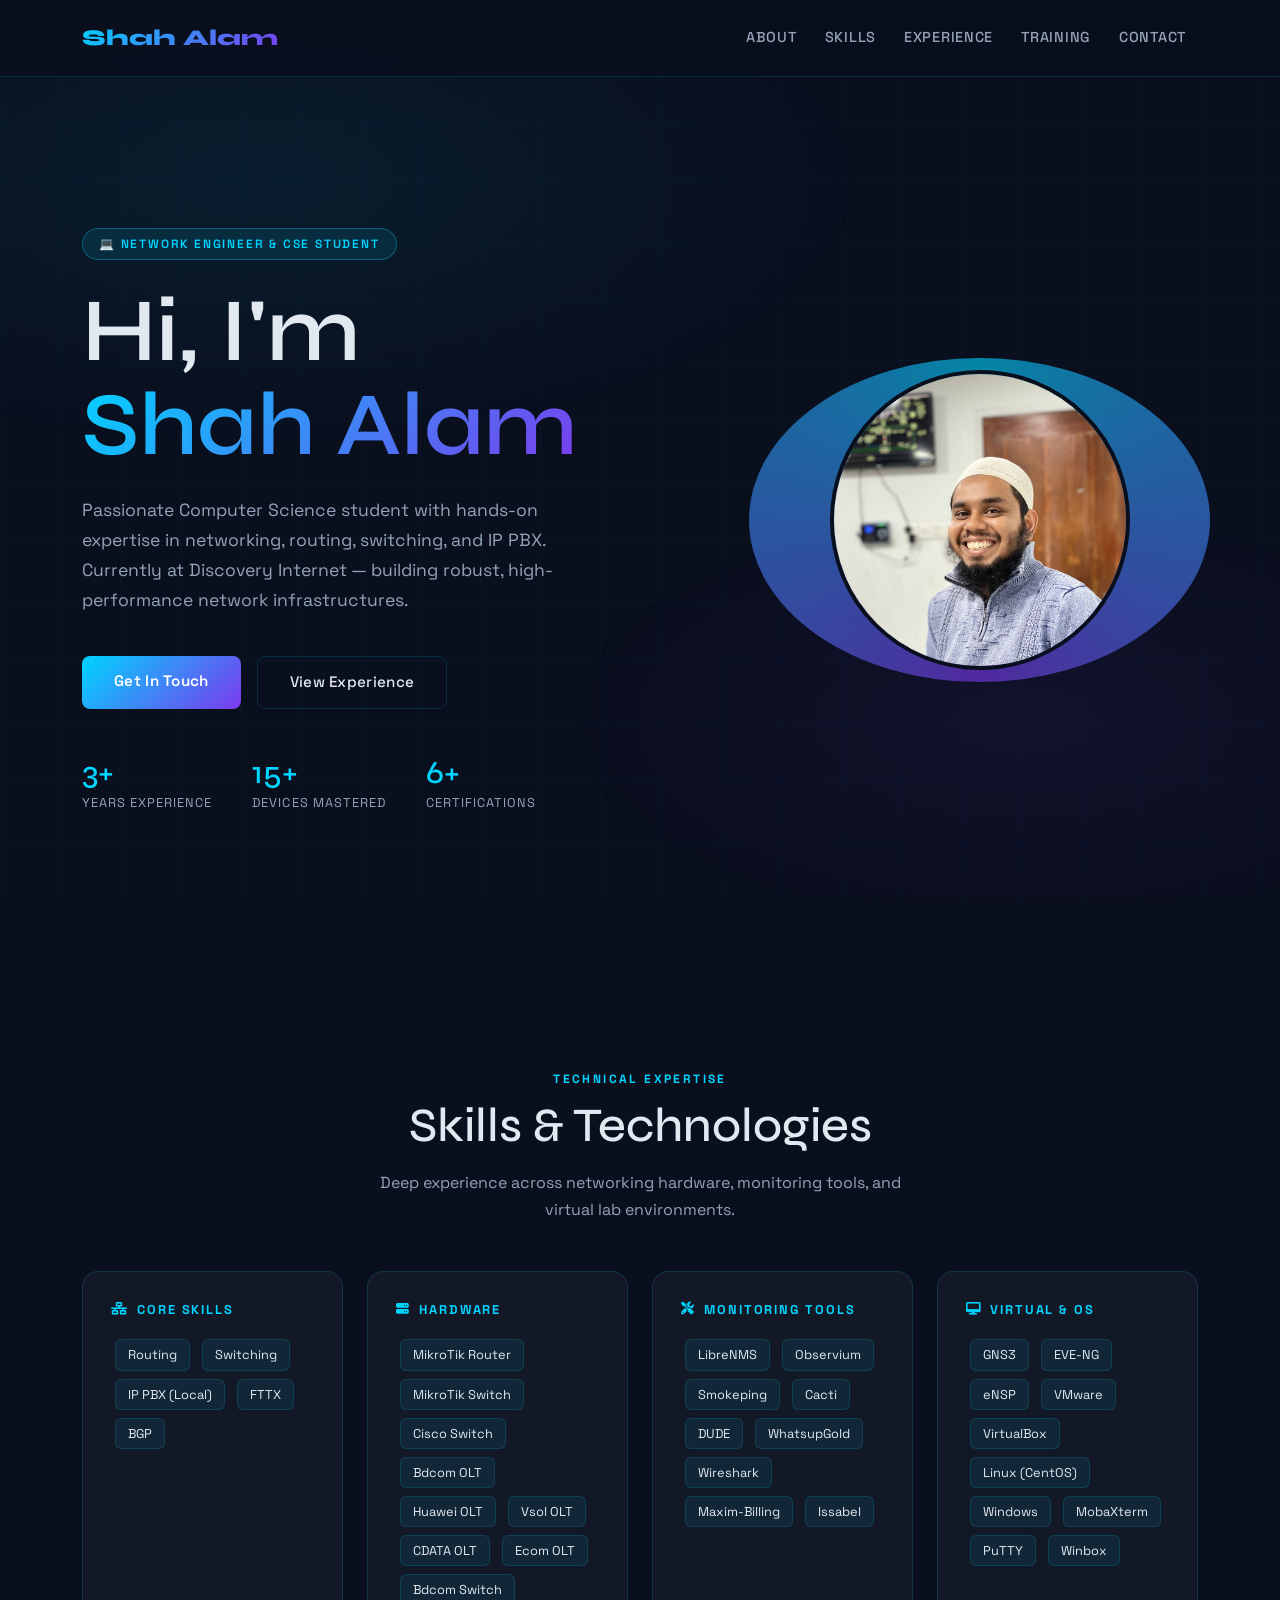
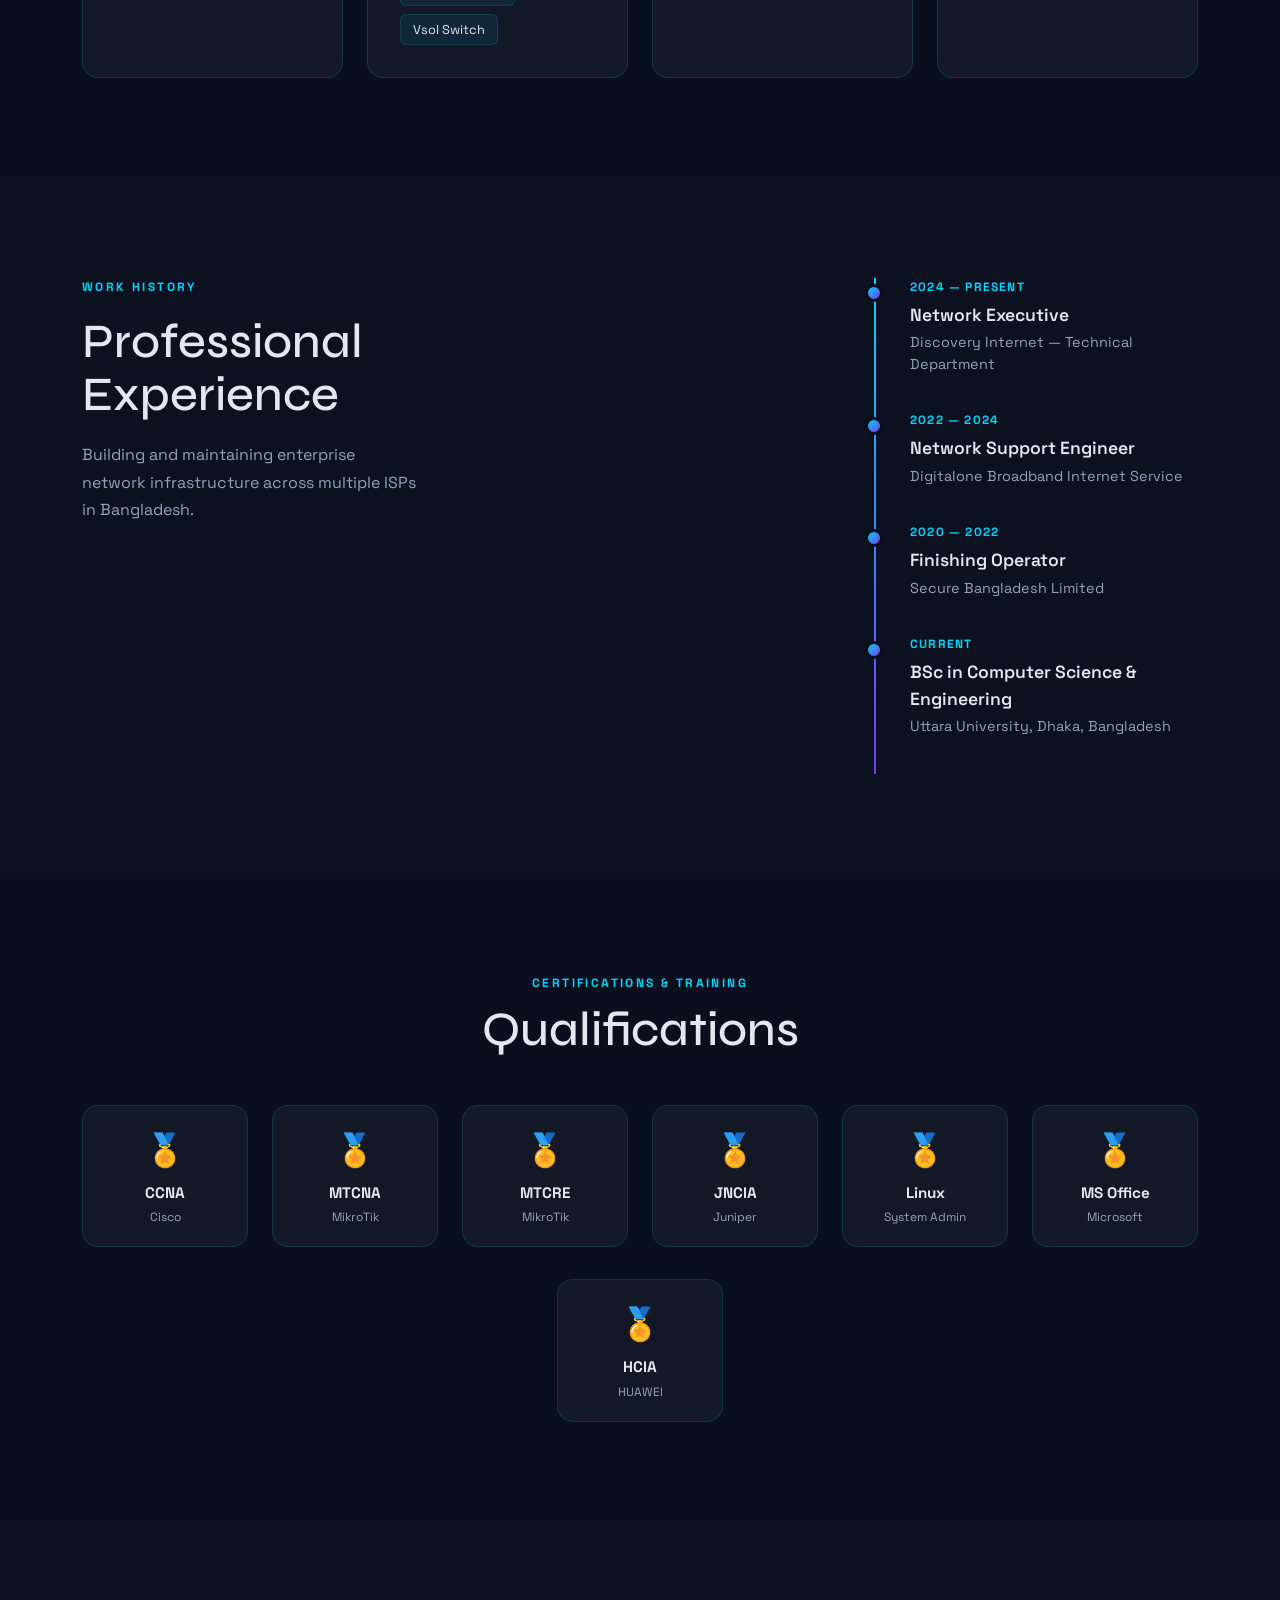
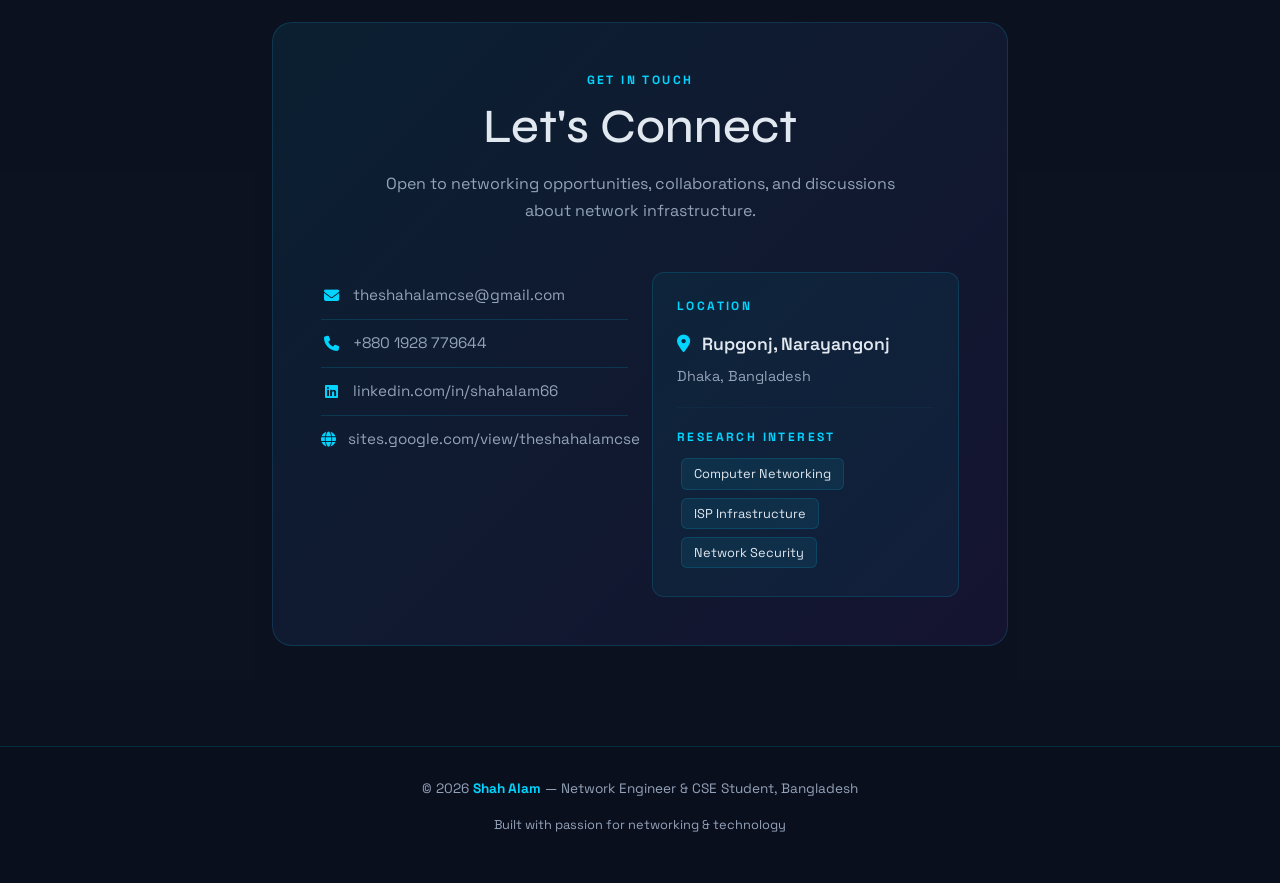
<file: index.html>
<!DOCTYPE html>
<html lang="en">
<head>
<meta charset="UTF-8"/>
<meta name="viewport" content="width=device-width, initial-scale=1.0"/>
<title>Shah Alam — Network Engineer</title>
<link href="https://cdn.jsdelivr.net/npm/bootstrap@5.3.0/dist/css/bootstrap.min.css" rel="stylesheet"/>
<!-- Custom Stylesheet -->
<link href="style.css" rel="stylesheet"/>
<link href="https://fonts.googleapis.com/css2?family=Space+Grotesk:wght@300;400;500;600;700&family=Syne:wght@400;700;800&display=swap" rel="stylesheet"/>
<link href="https://cdnjs.cloudflare.com/ajax/libs/font-awesome/6.4.0/css/all.min.css" rel="stylesheet"/>
<style>
  
</style>
</head>
<body>

<div class="bg-grid"></div>
<div class="bg-glow"></div>

<!-- NAVBAR -->
<nav class="navbar navbar-expand-lg">
  <div class="container">
    <a class="nav-brand navbar-brand" href="#">Shah Alam</a>
    <button class="navbar-toggler" type="button" data-bs-toggle="collapse" data-bs-target="#navMenu">
      <span class="navbar-toggler-icon"></span>
    </button>
    <div class="collapse navbar-collapse justify-content-end" id="navMenu">
      <ul class="navbar-nav gap-1">
        <li class="nav-item"><a class="nav-link" href="#about">About</a></li>
        <li class="nav-item"><a class="nav-link" href="#skills">Skills</a></li>
        <li class="nav-item"><a class="nav-link" href="#experience">Experience</a></li>
        <li class="nav-item"><a class="nav-link" href="#training">Training</a></li>
        <li class="nav-item"><a class="nav-link" href="#contact">Contact</a></li>
      </ul>
    </div>
  </div>
</nav>

<!-- HERO -->
<section class="hero" id="about">
  <div class="container">
    <div class="row align-items-center g-5">
      <div class="col-lg-7 order-2 order-lg-1">
        <div class="fade-up">
          <div class="hero-tag">&#x1F4BB; Network Engineer &amp; CSE Student</div>
          <h1 class="hero-title">
            Hi, I'm<br/>
            <span>Shah Alam</span>
          </h1>
          <p class="hero-sub">
            Passionate Computer Science student with hands-on expertise in networking, 
            routing, switching, and IP PBX. Currently at Discovery Internet — 
            building robust, high-performance network infrastructures.
          </p>
          <div class="d-flex flex-wrap gap-3">
            <a href="#contact" class="btn-primary-custom">Get In Touch</a>
            <a href="#experience" class="btn-outline-custom">View Experience</a>
          </div>
          <div class="stats-row">
            <div class="stat-item">
              <div class="stat-num">3+</div>
              <div class="stat-label">Years Experience</div>
            </div>
            <div class="stat-item">
              <div class="stat-num">15+</div>
              <div class="stat-label">Devices Mastered</div>
            </div>
            <div class="stat-item">
              <div class="stat-num">6+</div>
              <div class="stat-label">Certifications</div>
            </div>
          </div>
        </div>
      </div>
      <div class="col-lg-5 order-1 order-lg-2">
        <div class="hero-photo-wrapper fade-up">
          <div class="hero-photo-ring"></div>
          <div class="hero-photo-inner">
            <img src="[data-uri]" alt="Shah Alam" loading="eager"/>
          </div>
        </div>
      </div>
    </div>
  </div>
</section>

<!-- SKILLS -->
<section id="skills">
  <div class="container">
    <div class="text-center mb-5 fade-up">
      <div class="section-tag">Technical Expertise</div>
      <h2 class="section-title">Skills &amp; Technologies</h2>
      <p class="section-desc mx-auto">
        Deep experience across networking hardware, monitoring tools, and virtual lab environments.
      </p>
    </div>

    <div class="row g-4">
      <!-- Core Skills -->
      <div class="col-md-6 col-lg-3 fade-up">
        <div class="skill-category">
          <div class="skill-cat-title">
            <i class="fas fa-network-wired"></i> Core Skills
          </div>
          <div>
            <span class="skill-tag">Routing</span>
            <span class="skill-tag">Switching</span>
            <span class="skill-tag">IP PBX (Local)</span>
            <span class="skill-tag">FTTX</span>
            <span class="skill-tag">BGP</span>
          </div>
        </div>
      </div>

      <!-- Devices -->
      <div class="col-md-6 col-lg-3 fade-up">
        <div class="skill-category">
          <div class="skill-cat-title">
            <i class="fas fa-server"></i> Hardware
          </div>
          <div>
            <span class="skill-tag">MikroTik Router</span>
            <span class="skill-tag">MikroTik Switch</span>
            <span class="skill-tag">Cisco Switch</span>
            <span class="skill-tag">Bdcom OLT</span>
            <span class="skill-tag">Huawei OLT</span>
            <span class="skill-tag">Vsol OLT</span>
            <span class="skill-tag">CDATA OLT</span>
            <span class="skill-tag">Ecom OLT</span>
            <span class="skill-tag">Bdcom Switch</span>
            <span class="skill-tag">Vsol Switch</span>
          </div>
        </div>
      </div>

      <!-- Tools -->
      <div class="col-md-6 col-lg-3 fade-up">
        <div class="skill-category">
          <div class="skill-cat-title">
            <i class="fas fa-tools"></i> Monitoring Tools
          </div>
          <div>
            <span class="skill-tag">LibreNMS</span>
            <span class="skill-tag">Observium</span>
            <span class="skill-tag">Smokeping</span>
            <span class="skill-tag">Cacti</span>
            <span class="skill-tag">DUDE</span>
            <span class="skill-tag">WhatsupGold</span>
            <span class="skill-tag">Wireshark</span>
            <span class="skill-tag">Maxim-Billing</span>
            <span class="skill-tag">Issabel</span>
          </div>
        </div>
      </div>

      <!-- Virtual / OS -->
      <div class="col-md-6 col-lg-3 fade-up">
        <div class="skill-category">
          <div class="skill-cat-title">
            <i class="fas fa-desktop"></i> Virtual &amp; OS
          </div>
          <div>
            <span class="skill-tag">GNS3</span>
            <span class="skill-tag">EVE-NG</span>
            <span class="skill-tag">eNSP</span>
            <span class="skill-tag">VMware</span>
            <span class="skill-tag">VirtualBox</span>
            <span class="skill-tag">Linux (CentOS)</span>
            <span class="skill-tag">Windows</span>
            <span class="skill-tag">MobaXterm</span>
            <span class="skill-tag">PuTTY</span>
            <span class="skill-tag">Winbox</span>
          </div>
        </div>
      </div>
    </div>
  </div>
</section>

<!-- EXPERIENCE -->
<section id="experience" style="background: rgba(255,255,255,0.01);">
  <div class="container align-content-center">
    <div class="row g-5 align-items-start">
      <div class="col-lg-4 fade-up">
        <div class="section-tag">Work History</div>
        <h2 class="section-title">Professional Experience</h2>
        <p class="section-desc">
          Building and maintaining enterprise network infrastructure across multiple ISPs in Bangladesh.
        </p>
      </div>
      <div class="col-lg-4 fade-up">
        
      </div>
      <div class="col-lg-4 fade-up">
        <div class="timeline">
          <div class="timeline-item">
            <div class="timeline-dot"></div>
            <div class="timeline-year">2024 — Present</div>
            <div class="timeline-role">Network Executive</div>
            <div class="timeline-company">Discovery Internet — Technical Department</div>
          </div>
          <div class="timeline-item">
            <div class="timeline-dot"></div>
            <div class="timeline-year">2022 — 2024</div>
            <div class="timeline-role">Network Support Engineer</div>
            <div class="timeline-company">Digitalone Broadband Internet Service</div>
          </div>
          <div class="timeline-item">
            <div class="timeline-dot"></div>
            <div class="timeline-year">2020 — 2022</div>
            <div class="timeline-role">Finishing Operator</div>
            <div class="timeline-company">Secure Bangladesh Limited</div>
          </div>
          <div class="timeline-item">
            <div class="timeline-dot"></div>
            <div class="timeline-year">Current</div>
            <div class="timeline-role">BSc in Computer Science &amp; Engineering</div>
            <div class="timeline-company">Uttara University, Dhaka, Bangladesh</div>
          </div>
        </div>
      </div>
    </div>
  </div>
</section>

<!-- TRAINING -->
<section id="training">
  <div class="container">
    <div class="text-center mb-5 fade-up">
      <div class="section-tag">Certifications &amp; Training</div>
      <h2 class="section-title">Qualifications</h2>
    </div>
    <div class="row g-4 justify-content-center">
      <div class="col-6 col-md-4 col-lg-2 fade-up" style="text-align:center;">
        <div class="glass-card" style="padding:20px 12px;">
          <div style="font-size:2rem; margin-bottom:8px;">🏅</div>
          <div style="font-weight:700; font-size:0.95rem;">CCNA</div>
          <div style="font-size:0.75rem; color:var(--muted); margin-top:4px;">Cisco</div>
        </div>
      </div>
      <div class="col-6 col-md-4 col-lg-2 fade-up" style="text-align:center;">
        <div class="glass-card" style="padding:20px 12px;">
          <div style="font-size:2rem; margin-bottom:8px;">🏅</div>
          <div style="font-weight:700; font-size:0.95rem;">MTCNA</div>
          <div style="font-size:0.75rem; color:var(--muted); margin-top:4px;">MikroTik</div>
        </div>
      </div>
      <div class="col-6 col-md-4 col-lg-2 fade-up" style="text-align:center;">
        <div class="glass-card" style="padding:20px 12px;">
          <div style="font-size:2rem; margin-bottom:8px;">🏅</div>
          <div style="font-weight:700; font-size:0.95rem;">MTCRE</div>
          <div style="font-size:0.75rem; color:var(--muted); margin-top:4px;">MikroTik</div>
        </div>
      </div>
      <div class="col-6 col-md-4 col-lg-2 fade-up" style="text-align:center;">
        <div class="glass-card" style="padding:20px 12px;">
          <div style="font-size:2rem; margin-bottom:8px;">🏅</div>
          <div style="font-weight:700; font-size:0.95rem;">JNCIA</div>
          <div style="font-size:0.75rem; color:var(--muted); margin-top:4px;">Juniper</div>
        </div>
      </div>
      <div class="col-6 col-md-4 col-lg-2 fade-up" style="text-align:center;">
        <div class="glass-card" style="padding:20px 12px;">
          <div style="font-size:2rem; margin-bottom:8px;">🏅</div>
          <div style="font-weight:700; font-size:0.95rem;">Linux</div>
          <div style="font-size:0.75rem; color:var(--muted); margin-top:4px;">System Admin</div>
        </div>
      </div>
      <div class="col-6 col-md-4 col-lg-2 fade-up" style="text-align:center;">
        <div class="glass-card" style="padding:20px 12px;">
          <div style="font-size:2rem; margin-bottom:8px;">🏅</div>
          <div style="font-weight:700; font-size:0.95rem;">MS Office</div>
          <div style="font-size:0.75rem; color:var(--muted); margin-top:4px;">Microsoft</div>
        </div>
      </div>
    </div>
    <div class="row g-4 justify-content-center mt-2">
      <div class="col-6 col-md-4 col-lg-2 fade-up" style="text-align:center;">
        <div class="glass-card" style="padding:20px 12px;">
          <div style="font-size:2rem; margin-bottom:8px;">🏅</div>
          <div style="font-weight:700; font-size:0.95rem;">HCIA</div>
          <div style="font-size:0.75rem; color:var(--muted); margin-top:4px;">HUAWEI</div>
        </div>
      </div>
      <!-- Duplicate certifications for visual balance 
      <div class="col-6 col-md-4 col-lg-2 fade-up" style="text-align:center;">
        <div class="glass-card" style="padding:20px 12px;">
          <div style="font-size:2rem; margin-bottom:8px;">🏅</div>
          <div style="font-weight:700; font-size:0.95rem;">MTCNA</div>
          <div style="font-size:0.75rem; color:var(--muted); margin-top:4px;">MikroTik</div>
        </div>
      </div>
      <div class="col-6 col-md-4 col-lg-2 fade-up" style="text-align:center;">
        <div class="glass-card" style="padding:20px 12px;">
          <div style="font-size:2rem; margin-bottom:8px;">🏅</div>
          <div style="font-weight:700; font-size:0.95rem;">MTCRE</div>
          <div style="font-size:0.75rem; color:var(--muted); margin-top:4px;">MikroTik</div>
        </div>
      </div>
      <div class="col-6 col-md-4 col-lg-2 fade-up" style="text-align:center;">
        <div class="glass-card" style="padding:20px 12px;">
          <div style="font-size:2rem; margin-bottom:8px;">🏅</div>
          <div style="font-weight:700; font-size:0.95rem;">JNCIA</div>
          <div style="font-size:0.75rem; color:var(--muted); margin-top:4px;">Juniper</div>
        </div>
      </div>
      <div class="col-6 col-md-4 col-lg-2 fade-up" style="text-align:center;">
        <div class="glass-card" style="padding:20px 12px;">
          <div style="font-size:2rem; margin-bottom:8px;">🏅</div>
          <div style="font-weight:700; font-size:0.95rem;">Linux</div>
          <div style="font-size:0.75rem; color:var(--muted); margin-top:4px;">System Admin</div>
        </div>
      </div>
      <div class="col-6 col-md-4 col-lg-2 fade-up" style="text-align:center;">
        <div class="glass-card" style="padding:20px 12px;">
          <div style="font-size:2rem; margin-bottom:8px;">🏅</div>
          <div style="font-weight:700; font-size:0.95rem;">MS Office</div>
          <div style="font-size:0.75rem; color:var(--muted); margin-top:4px;">Microsoft</div>
        </div>
      </div>
      -->
    </div>
  </div>
</section>

<!-- CONTACT -->
<section id="contact" style="background: rgba(255,255,255,0.01);">
  <div class="container">
    <div class="row justify-content-center">
      <div class="col-lg-8 fade-up">
        <div class="contact-card">
          <div class="text-center mb-5">
            <div class="section-tag">Get In Touch</div>
            <h2 class="section-title">Let's Connect</h2>
            <p class="section-desc mx-auto">
              Open to networking opportunities, collaborations, and discussions about network infrastructure.
            </p>
          </div>
          <div class="row g-4">
            <div class="col-md-6">
              <a href="mailto:theshahalamcse@gmail.com" class="contact-link">
                <i class="fas fa-envelope"></i>
                theshahalamcse@gmail.com
              </a>
              <a href="tel:+8801928779644" class="contact-link">
                <i class="fas fa-phone"></i>
                +880 1928 779644
              </a>
              <a href="https://linkedin.com/in/shahalam66" target="_blank" class="contact-link">
                <i class="fab fa-linkedin"></i>
                linkedin.com/in/shahalam66
              </a>
              <a href="https://sites.google.com/view/theshahalamcse" target="_blank" class="contact-link">
                <i class="fas fa-globe"></i>
                sites.google.com/view/theshahalamcse
              </a>
            </div>
            <div class="col-md-6">
              <div style="background:rgba(0,212,255,0.05); border:1px solid var(--border); border-radius:12px; padding:24px;">
                <div class="section-tag mb-3">Location</div>
                <div style="font-size:1.1rem; font-weight:600; margin-bottom:8px;">
                  <i class="fas fa-map-marker-alt" style="color:var(--accent); margin-right:8px;"></i>
                  Rupgonj, Narayangonj
                </div>
                <div style="color:var(--muted); font-size:0.9rem;">Dhaka, Bangladesh</div>
                <hr style="border-color:var(--border); margin:20px 0;">
                <div class="section-tag mb-2">Research Interest</div>
                <div style="font-size:0.9rem;">
                  <span class="skill-tag">Computer Networking</span>
                  <span class="skill-tag">ISP Infrastructure</span>
                  <span class="skill-tag">Network Security</span>
                </div>
              </div>
            </div>
          </div>
        </div>
      </div>
    </div>
  </div>
</section>

<!-- FOOTER -->
<footer>
  <div class="container">
    <p>© 2026 <strong style="color:var(--accent)">Shah Alam</strong> — Network Engineer &amp; CSE Student, Bangladesh</p>
    <p style="margin-top:8px; font-size:0.8rem;">Built with passion for networking &amp; technology</p>
  </div>
</footer>

<script src="https://cdn.jsdelivr.net/npm/bootstrap@5.3.0/dist/js/bootstrap.bundle.min.js"></script>
<script>
  // Intersection observer for fade-up animations
  const observer = new IntersectionObserver((entries) => {
    entries.forEach(e => {
      if (e.isIntersecting) {
        e.target.classList.add('visible');
      }
    });
  }, { threshold: 0.1 });

  document.querySelectorAll('.fade-up').forEach(el => observer.observe(el));

  // Smooth active nav
  const sections = document.querySelectorAll('section[id]');
  const navLinks = document.querySelectorAll('.nav-link');

  window.addEventListener('scroll', () => {
    let current = '';
    sections.forEach(sec => {
      const top = sec.offsetTop - 100;
      if (window.scrollY >= top) current = sec.getAttribute('id');
    });
    navLinks.forEach(link => {
      link.style.color = link.getAttribute('href') === '#' + current
        ? 'var(--accent)'
        : '';
    });
  });
</script>
</body>
</html>
</file>
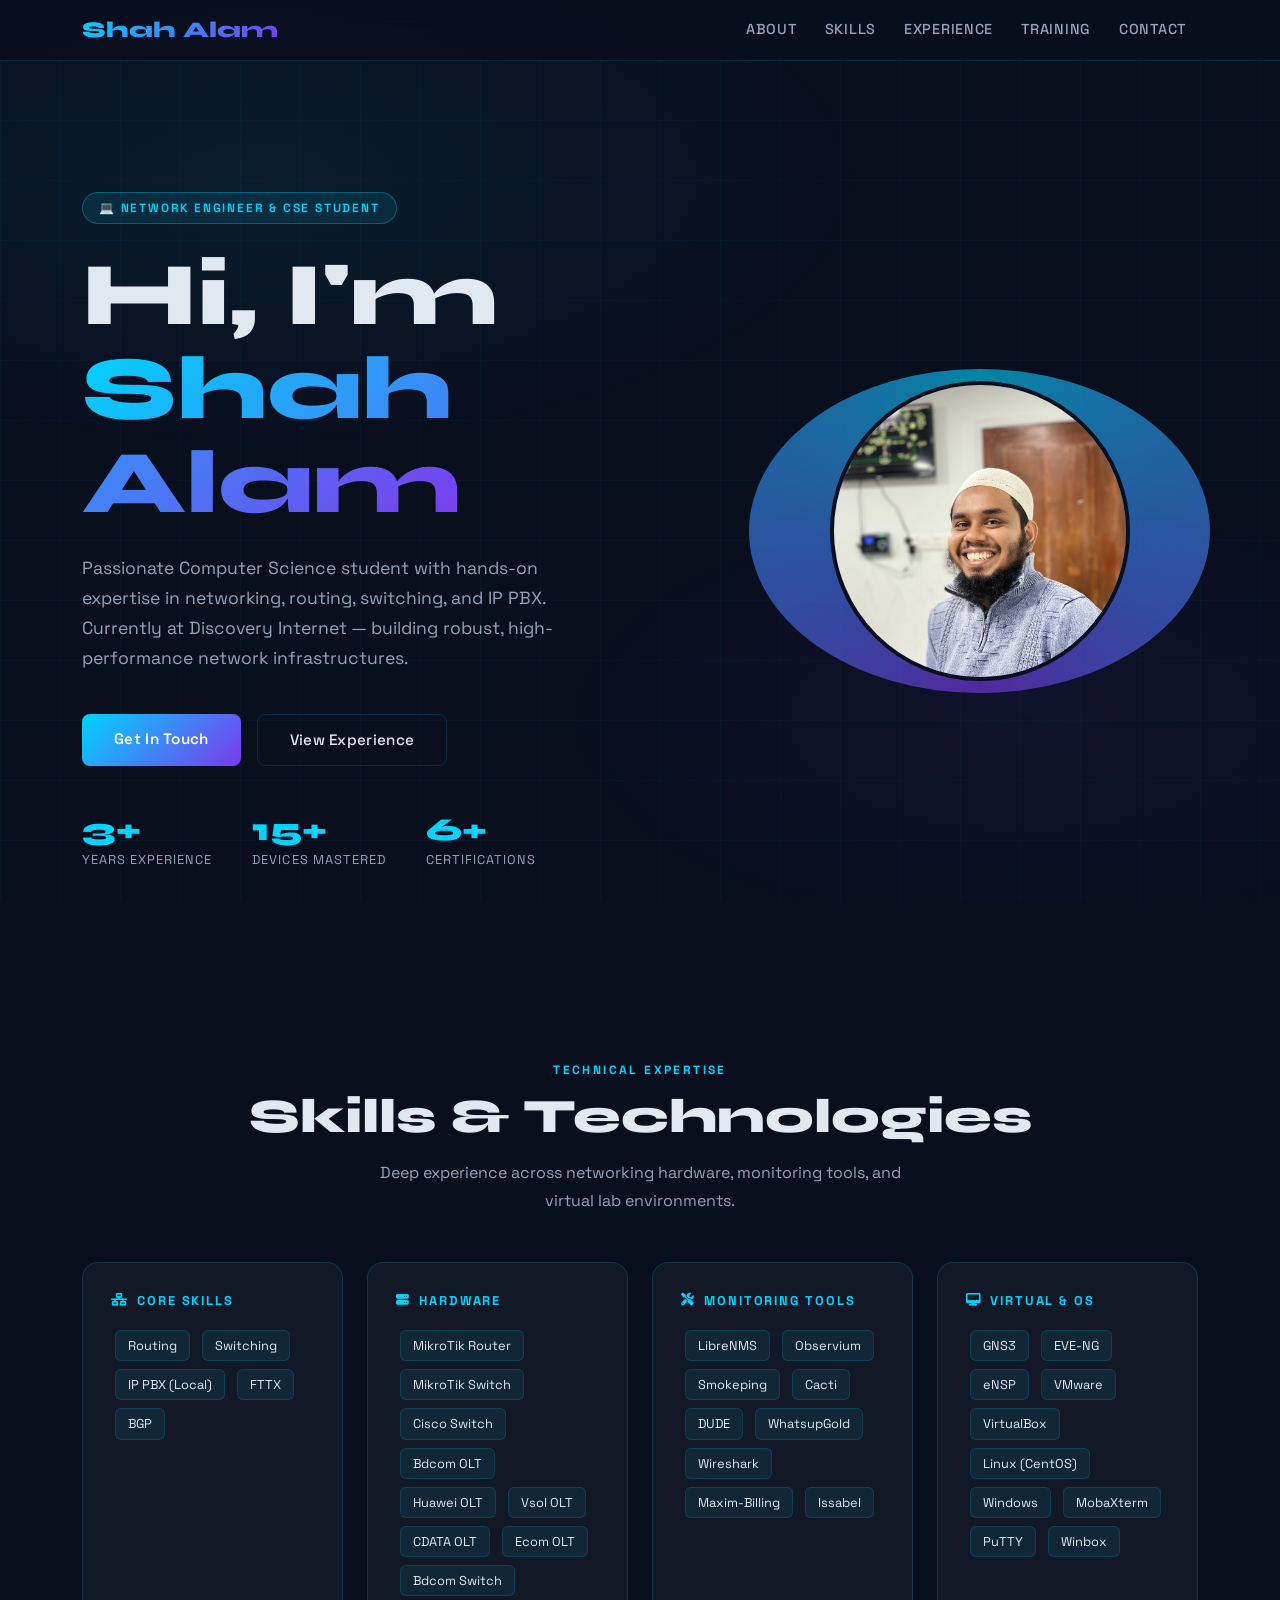
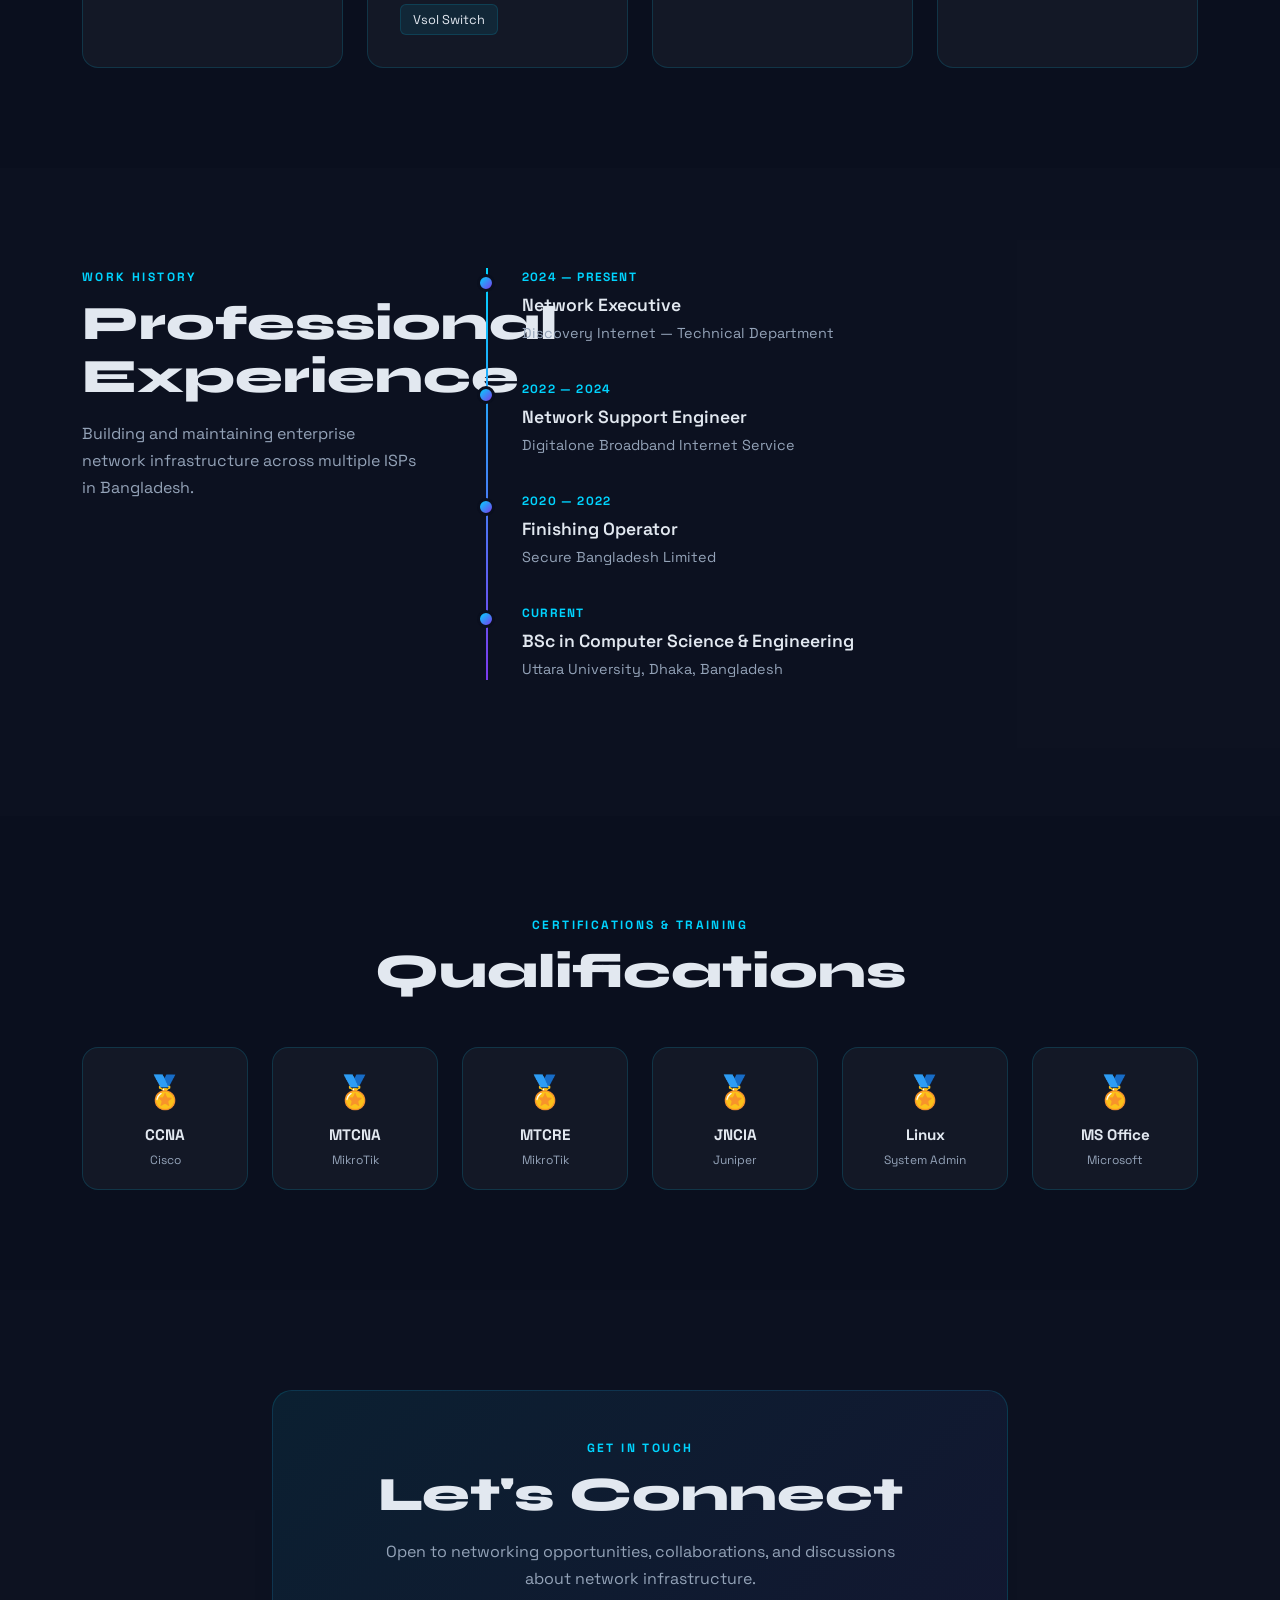
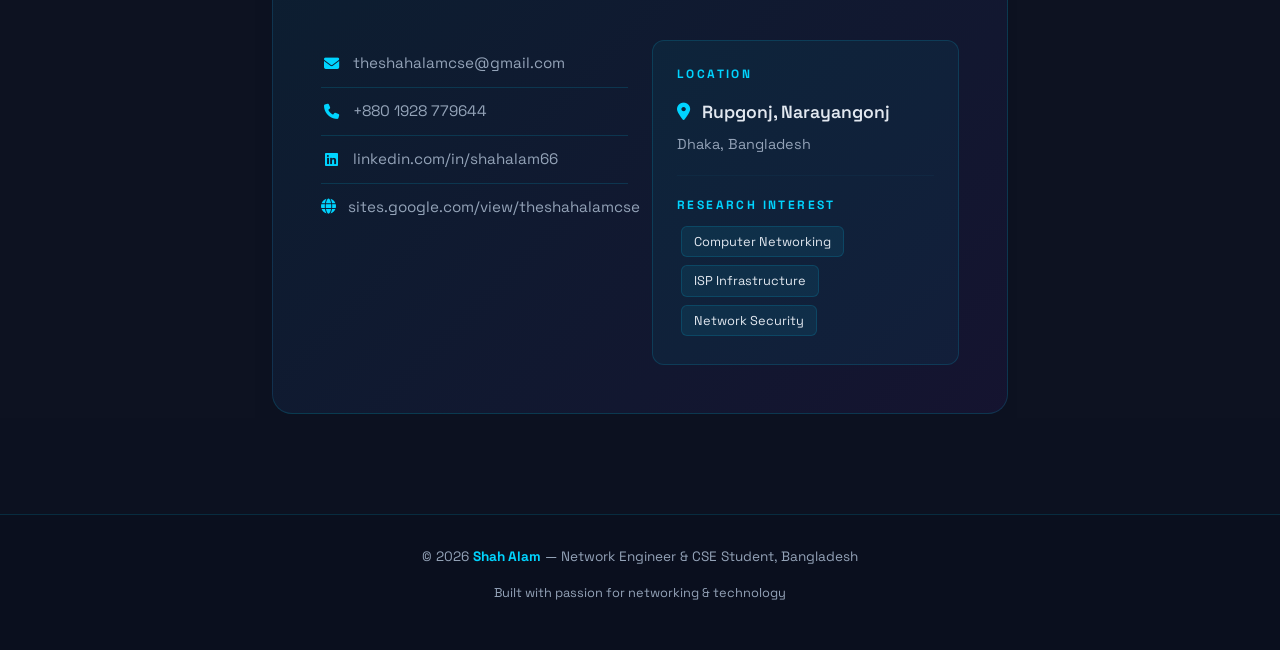
<file: portfolio.html>
<!DOCTYPE html>
<html lang="en">
<head>
<meta charset="UTF-8"/>
<meta name="viewport" content="width=device-width, initial-scale=1.0"/>
<title>Shah Alam — Network Engineer</title>
<link href="https://cdn.jsdelivr.net/npm/bootstrap@5.3.0/dist/css/bootstrap.min.css" rel="stylesheet"/>
<link href="https://fonts.googleapis.com/css2?family=Space+Grotesk:wght@300;400;500;600;700&family=Syne:wght@400;700;800&display=swap" rel="stylesheet"/>
<link href="https://cdnjs.cloudflare.com/ajax/libs/font-awesome/6.4.0/css/all.min.css" rel="stylesheet"/>
<style>
  :root {
    --primary: #0a0f1e;
    --accent: #00d4ff;
    --accent2: #7c3aed;
    --text: #e2e8f0;
    --muted: #94a3b8;
    --card-bg: rgba(255,255,255,0.04);
    --border: rgba(0,212,255,0.15);
  }

  * { margin: 0; padding: 0; box-sizing: border-box; }

  html { scroll-behavior: smooth; }

  body {
    background: var(--primary);
    color: var(--text);
    font-family: 'Space Grotesk', sans-serif;
    overflow-x: hidden;
  }

  /* ANIMATED BACKGROUND */
  .bg-grid {
    position: fixed; inset: 0; z-index: 0;
    background-image:
      linear-gradient(rgba(0,212,255,0.03) 1px, transparent 1px),
      linear-gradient(90deg, rgba(0,212,255,0.03) 1px, transparent 1px);
    background-size: 60px 60px;
    pointer-events: none;
  }

  .bg-glow {
    position: fixed; inset: 0; z-index: 0;
    background: radial-gradient(ellipse 80% 50% at 20% 20%, rgba(0,212,255,0.07) 0%, transparent 60%),
                radial-gradient(ellipse 60% 40% at 80% 80%, rgba(124,58,237,0.07) 0%, transparent 60%);
    pointer-events: none;
  }

  /* NAV */
  nav {
    position: fixed; top: 0; width: 100%; z-index: 100;
    background: rgba(10,15,30,0.85);
    backdrop-filter: blur(20px);
    border-bottom: 1px solid var(--border);
    padding: 16px 0;
  }

  .nav-brand {
    font-family: 'Syne', sans-serif;
    font-weight: 800;
    font-size: 1.4rem;
    background: linear-gradient(135deg, var(--accent), var(--accent2));
    -webkit-background-clip: text;
    -webkit-text-fill-color: transparent;
    text-decoration: none;
  }

  .nav-link {
    color: var(--muted) !important;
    font-size: 0.9rem;
    font-weight: 500;
    letter-spacing: 0.05em;
    text-transform: uppercase;
    transition: color 0.3s;
    padding: 6px 12px !important;
  }

  .nav-link:hover { color: var(--accent) !important; }

  /* HERO */
  .hero {
    min-height: 100vh;
    display: flex; align-items: center;
    padding: 120px 0 80px;
    position: relative; z-index: 1;
  }

  .hero-tag {
    display: inline-block;
    background: rgba(0,212,255,0.1);
    border: 1px solid rgba(0,212,255,0.3);
    color: var(--accent);
    font-size: 0.75rem;
    font-weight: 600;
    letter-spacing: 0.15em;
    text-transform: uppercase;
    padding: 6px 16px;
    border-radius: 100px;
    margin-bottom: 24px;
  }

  .hero-title {
    font-family: 'Syne', sans-serif;
    font-size: clamp(3rem, 7vw, 6rem);
    font-weight: 800;
    line-height: 1.05;
    margin-bottom: 24px;
  }

  .hero-title span {
    background: linear-gradient(135deg, var(--accent) 0%, var(--accent2) 100%);
    -webkit-background-clip: text;
    -webkit-text-fill-color: transparent;
  }

  .hero-sub {
    font-size: 1.1rem;
    color: var(--muted);
    max-width: 480px;
    line-height: 1.7;
    margin-bottom: 40px;
  }

  .btn-primary-custom {
    background: linear-gradient(135deg, var(--accent), var(--accent2));
    border: none;
    color: white;
    font-weight: 600;
    padding: 14px 32px;
    border-radius: 8px;
    font-size: 0.95rem;
    text-decoration: none;
    display: inline-block;
    transition: opacity 0.3s, transform 0.3s;
    letter-spacing: 0.02em;
  }

  .btn-primary-custom:hover { opacity: 0.85; transform: translateY(-2px); color: white; }

  .btn-outline-custom {
    background: transparent;
    border: 1px solid var(--border);
    color: var(--text);
    font-weight: 500;
    padding: 14px 32px;
    border-radius: 8px;
    font-size: 0.95rem;
    text-decoration: none;
    display: inline-block;
    transition: border-color 0.3s, color 0.3s;
    letter-spacing: 0.02em;
  }

  .btn-outline-custom:hover { border-color: var(--accent); color: var(--accent); }

  /* PHOTO */
  .hero-photo-wrapper {
    position: relative;
    display: flex; justify-content: center;
  }

  .hero-photo-ring {
    position: absolute;
    inset: -12px;
    border-radius: 50%;
    background: conic-gradient(from 0deg, var(--accent), var(--accent2), var(--accent));
    animation: spin 8s linear infinite;
    opacity: 0.6;
  }

  @keyframes spin { to { transform: rotate(360deg); } }

  .hero-photo-inner {
    position: relative;
    width: 300px; height: 300px;
    border-radius: 50%;
    overflow: hidden;
    border: 4px solid var(--primary);
    z-index: 1;
  }

  .hero-photo-inner img {
    width: 100%; height: 100%;
    object-fit: cover;
    object-position: center top;
  }

  /* STATS */
  .stats-row {
    display: flex; gap: 40px;
    margin-top: 48px;
    flex-wrap: wrap;
  }

  .stat-item { text-align: left; }
  .stat-num {
    font-family: 'Syne', sans-serif;
    font-size: 2rem; font-weight: 800;
    color: var(--accent);
    line-height: 1;
  }

  .stat-label { font-size: 0.8rem; color: var(--muted); margin-top: 4px; text-transform: uppercase; letter-spacing: 0.08em; }

  /* SECTIONS */
  section { position: relative; z-index: 1; padding: 100px 0; }

  .section-tag {
    font-size: 0.75rem; font-weight: 700;
    color: var(--accent); text-transform: uppercase;
    letter-spacing: 0.2em; margin-bottom: 12px;
  }

  .section-title {
    font-family: 'Syne', sans-serif;
    font-size: clamp(2rem, 4vw, 3rem);
    font-weight: 800;
    line-height: 1.1;
    margin-bottom: 16px;
  }

  .section-desc {
    color: var(--muted);
    font-size: 1rem;
    max-width: 540px;
    line-height: 1.7;
  }

  /* CARDS */
  .glass-card {
    background: var(--card-bg);
    border: 1px solid var(--border);
    border-radius: 16px;
    padding: 28px;
    transition: border-color 0.3s, transform 0.3s;
  }

  .glass-card:hover {
    border-color: rgba(0,212,255,0.4);
    transform: translateY(-4px);
  }

  /* SKILLS */
  .skill-category {
    background: var(--card-bg);
    border: 1px solid var(--border);
    border-radius: 16px;
    padding: 28px;
    height: 100%;
    transition: border-color 0.3s;
  }

  .skill-category:hover { border-color: rgba(0,212,255,0.4); }

  .skill-cat-title {
    font-weight: 700;
    font-size: 0.8rem;
    color: var(--accent);
    text-transform: uppercase;
    letter-spacing: 0.15em;
    margin-bottom: 16px;
    display: flex; align-items: center; gap: 8px;
  }

  .skill-tag {
    display: inline-block;
    background: rgba(0,212,255,0.08);
    border: 1px solid rgba(0,212,255,0.15);
    color: var(--text);
    font-size: 0.8rem;
    padding: 5px 12px;
    border-radius: 6px;
    margin: 4px;
    transition: background 0.2s;
  }

  .skill-tag:hover { background: rgba(0,212,255,0.15); }

  /* TIMELINE */
  .timeline { position: relative; }

  .timeline::before {
    content: '';
    position: absolute;
    left: 16px; top: 0; bottom: 0;
    width: 2px;
    background: linear-gradient(to bottom, var(--accent), var(--accent2));
  }

  .timeline-item {
    position: relative;
    padding-left: 52px;
    margin-bottom: 36px;
  }

  .timeline-dot {
    position: absolute;
    left: 7px; top: 6px;
    width: 18px; height: 18px;
    border-radius: 50%;
    background: linear-gradient(135deg, var(--accent), var(--accent2));
    border: 3px solid var(--primary);
    z-index: 1;
  }

  .timeline-year {
    font-size: 0.75rem; font-weight: 700;
    color: var(--accent); letter-spacing: 0.1em;
    text-transform: uppercase; margin-bottom: 6px;
  }

  .timeline-role {
    font-size: 1.1rem; font-weight: 600; margin-bottom: 4px;
  }

  .timeline-company {
    font-size: 0.9rem; color: var(--muted);
  }

  /* CONTACT */
  .contact-card {
    background: linear-gradient(135deg, rgba(0,212,255,0.08), rgba(124,58,237,0.08));
    border: 1px solid var(--border);
    border-radius: 20px;
    padding: 48px;
  }

  .contact-link {
    color: var(--muted); text-decoration: none;
    display: flex; align-items: center; gap: 12px;
    padding: 12px 0;
    border-bottom: 1px solid var(--border);
    transition: color 0.3s;
    font-size: 0.95rem;
  }

  .contact-link:hover { color: var(--accent); }
  .contact-link:last-child { border-bottom: none; }

  .contact-link i { color: var(--accent); width: 20px; text-align: center; }

  /* FOOTER */
  footer {
    position: relative; z-index: 1;
    border-top: 1px solid var(--border);
    padding: 32px 0;
    text-align: center;
    color: var(--muted);
    font-size: 0.85rem;
  }

  /* ANIMATE IN */
  .fade-up {
    opacity: 0;
    transform: translateY(30px);
    transition: opacity 0.7s, transform 0.7s;
  }

  .fade-up.visible {
    opacity: 1;
    transform: translateY(0);
  }

  /* NAVBAR TOGGLER */
  .navbar-toggler { border-color: var(--border) !important; }
  .navbar-toggler-icon { filter: invert(1); }

  /* SCROLLBAR */
  ::-webkit-scrollbar { width: 6px; }
  ::-webkit-scrollbar-track { background: var(--primary); }
  ::-webkit-scrollbar-thumb { background: var(--accent2); border-radius: 3px; }

  @media (max-width: 768px) {
    .hero-photo-inner { width: 220px; height: 220px; }
    .stats-row { gap: 24px; }
    .contact-card { padding: 28px; }
  }
</style>
</head>
<body>

<div class="bg-grid"></div>
<div class="bg-glow"></div>

<!-- NAVBAR -->
<nav class="navbar navbar-expand-lg">
  <div class="container">
    <a class="nav-brand navbar-brand" href="#">Shah Alam</a>
    <button class="navbar-toggler" type="button" data-bs-toggle="collapse" data-bs-target="#navMenu">
      <span class="navbar-toggler-icon"></span>
    </button>
    <div class="collapse navbar-collapse justify-content-end" id="navMenu">
      <ul class="navbar-nav gap-1">
        <li class="nav-item"><a class="nav-link" href="#about">About</a></li>
        <li class="nav-item"><a class="nav-link" href="#skills">Skills</a></li>
        <li class="nav-item"><a class="nav-link" href="#experience">Experience</a></li>
        <li class="nav-item"><a class="nav-link" href="#training">Training</a></li>
        <li class="nav-item"><a class="nav-link" href="#contact">Contact</a></li>
      </ul>
    </div>
  </div>
</nav>

<!-- HERO -->
<section class="hero" id="about">
  <div class="container">
    <div class="row align-items-center g-5">
      <div class="col-lg-7 order-2 order-lg-1">
        <div class="fade-up">
          <div class="hero-tag">&#x1F4BB; Network Engineer &amp; CSE Student</div>
          <h1 class="hero-title">
            Hi, I'm<br/>
            <span>Shah Alam</span>
          </h1>
          <p class="hero-sub">
            Passionate Computer Science student with hands-on expertise in networking, 
            routing, switching, and IP PBX. Currently at Discovery Internet — 
            building robust, high-performance network infrastructures.
          </p>
          <div class="d-flex flex-wrap gap-3">
            <a href="#contact" class="btn-primary-custom">Get In Touch</a>
            <a href="#experience" class="btn-outline-custom">View Experience</a>
          </div>
          <div class="stats-row">
            <div class="stat-item">
              <div class="stat-num">3+</div>
              <div class="stat-label">Years Experience</div>
            </div>
            <div class="stat-item">
              <div class="stat-num">15+</div>
              <div class="stat-label">Devices Mastered</div>
            </div>
            <div class="stat-item">
              <div class="stat-num">6+</div>
              <div class="stat-label">Certifications</div>
            </div>
          </div>
        </div>
      </div>
      <div class="col-lg-5 order-1 order-lg-2">
        <div class="hero-photo-wrapper fade-up">
          <div class="hero-photo-ring"></div>
          <div class="hero-photo-inner">
            <img src="[data-uri]" alt="Shah Alam" loading="eager"/>
          </div>
        </div>
      </div>
    </div>
  </div>
</section>

<!-- SKILLS -->
<section id="skills">
  <div class="container">
    <div class="text-center mb-5 fade-up">
      <div class="section-tag">Technical Expertise</div>
      <h2 class="section-title">Skills &amp; Technologies</h2>
      <p class="section-desc mx-auto">
        Deep experience across networking hardware, monitoring tools, and virtual lab environments.
      </p>
    </div>

    <div class="row g-4">
      <!-- Core Skills -->
      <div class="col-md-6 col-lg-3 fade-up">
        <div class="skill-category">
          <div class="skill-cat-title">
            <i class="fas fa-network-wired"></i> Core Skills
          </div>
          <div>
            <span class="skill-tag">Routing</span>
            <span class="skill-tag">Switching</span>
            <span class="skill-tag">IP PBX (Local)</span>
            <span class="skill-tag">FTTX</span>
            <span class="skill-tag">BGP</span>
          </div>
        </div>
      </div>

      <!-- Devices -->
      <div class="col-md-6 col-lg-3 fade-up">
        <div class="skill-category">
          <div class="skill-cat-title">
            <i class="fas fa-server"></i> Hardware
          </div>
          <div>
            <span class="skill-tag">MikroTik Router</span>
            <span class="skill-tag">MikroTik Switch</span>
            <span class="skill-tag">Cisco Switch</span>
            <span class="skill-tag">Bdcom OLT</span>
            <span class="skill-tag">Huawei OLT</span>
            <span class="skill-tag">Vsol OLT</span>
            <span class="skill-tag">CDATA OLT</span>
            <span class="skill-tag">Ecom OLT</span>
            <span class="skill-tag">Bdcom Switch</span>
            <span class="skill-tag">Vsol Switch</span>
          </div>
        </div>
      </div>

      <!-- Tools -->
      <div class="col-md-6 col-lg-3 fade-up">
        <div class="skill-category">
          <div class="skill-cat-title">
            <i class="fas fa-tools"></i> Monitoring Tools
          </div>
          <div>
            <span class="skill-tag">LibreNMS</span>
            <span class="skill-tag">Observium</span>
            <span class="skill-tag">Smokeping</span>
            <span class="skill-tag">Cacti</span>
            <span class="skill-tag">DUDE</span>
            <span class="skill-tag">WhatsupGold</span>
            <span class="skill-tag">Wireshark</span>
            <span class="skill-tag">Maxim-Billing</span>
            <span class="skill-tag">Issabel</span>
          </div>
        </div>
      </div>

      <!-- Virtual / OS -->
      <div class="col-md-6 col-lg-3 fade-up">
        <div class="skill-category">
          <div class="skill-cat-title">
            <i class="fas fa-desktop"></i> Virtual &amp; OS
          </div>
          <div>
            <span class="skill-tag">GNS3</span>
            <span class="skill-tag">EVE-NG</span>
            <span class="skill-tag">eNSP</span>
            <span class="skill-tag">VMware</span>
            <span class="skill-tag">VirtualBox</span>
            <span class="skill-tag">Linux (CentOS)</span>
            <span class="skill-tag">Windows</span>
            <span class="skill-tag">MobaXterm</span>
            <span class="skill-tag">PuTTY</span>
            <span class="skill-tag">Winbox</span>
          </div>
        </div>
      </div>
    </div>
  </div>
</section>

<!-- EXPERIENCE -->
<section id="experience" style="background: rgba(255,255,255,0.01);">
  <div class="container">
    <div class="row g-5 align-items-start">
      <div class="col-lg-4 fade-up">
        <div class="section-tag">Work History</div>
        <h2 class="section-title">Professional Experience</h2>
        <p class="section-desc">
          Building and maintaining enterprise network infrastructure across multiple ISPs in Bangladesh.
        </p>
      </div>
      <div class="col-lg-8 fade-up">
        <div class="timeline">
          <div class="timeline-item">
            <div class="timeline-dot"></div>
            <div class="timeline-year">2024 — Present</div>
            <div class="timeline-role">Network Executive</div>
            <div class="timeline-company">Discovery Internet — Technical Department</div>
          </div>
          <div class="timeline-item">
            <div class="timeline-dot"></div>
            <div class="timeline-year">2022 — 2024</div>
            <div class="timeline-role">Network Support Engineer</div>
            <div class="timeline-company">Digitalone Broadband Internet Service</div>
          </div>
          <div class="timeline-item">
            <div class="timeline-dot"></div>
            <div class="timeline-year">2020 — 2022</div>
            <div class="timeline-role">Finishing Operator</div>
            <div class="timeline-company">Secure Bangladesh Limited</div>
          </div>
          <div class="timeline-item">
            <div class="timeline-dot"></div>
            <div class="timeline-year">Current</div>
            <div class="timeline-role">BSc in Computer Science &amp; Engineering</div>
            <div class="timeline-company">Uttara University, Dhaka, Bangladesh</div>
          </div>
        </div>
      </div>
    </div>
  </div>
</section>

<!-- TRAINING -->
<section id="training">
  <div class="container">
    <div class="text-center mb-5 fade-up">
      <div class="section-tag">Certifications &amp; Training</div>
      <h2 class="section-title">Qualifications</h2>
    </div>
    <div class="row g-4 justify-content-center">
      <div class="col-6 col-md-4 col-lg-2 fade-up" style="text-align:center;">
        <div class="glass-card" style="padding:20px 12px;">
          <div style="font-size:2rem; margin-bottom:8px;">🏅</div>
          <div style="font-weight:700; font-size:0.95rem;">CCNA</div>
          <div style="font-size:0.75rem; color:var(--muted); margin-top:4px;">Cisco</div>
        </div>
      </div>
      <div class="col-6 col-md-4 col-lg-2 fade-up" style="text-align:center;">
        <div class="glass-card" style="padding:20px 12px;">
          <div style="font-size:2rem; margin-bottom:8px;">🏅</div>
          <div style="font-weight:700; font-size:0.95rem;">MTCNA</div>
          <div style="font-size:0.75rem; color:var(--muted); margin-top:4px;">MikroTik</div>
        </div>
      </div>
      <div class="col-6 col-md-4 col-lg-2 fade-up" style="text-align:center;">
        <div class="glass-card" style="padding:20px 12px;">
          <div style="font-size:2rem; margin-bottom:8px;">🏅</div>
          <div style="font-weight:700; font-size:0.95rem;">MTCRE</div>
          <div style="font-size:0.75rem; color:var(--muted); margin-top:4px;">MikroTik</div>
        </div>
      </div>
      <div class="col-6 col-md-4 col-lg-2 fade-up" style="text-align:center;">
        <div class="glass-card" style="padding:20px 12px;">
          <div style="font-size:2rem; margin-bottom:8px;">🏅</div>
          <div style="font-weight:700; font-size:0.95rem;">JNCIA</div>
          <div style="font-size:0.75rem; color:var(--muted); margin-top:4px;">Juniper</div>
        </div>
      </div>
      <div class="col-6 col-md-4 col-lg-2 fade-up" style="text-align:center;">
        <div class="glass-card" style="padding:20px 12px;">
          <div style="font-size:2rem; margin-bottom:8px;">🏅</div>
          <div style="font-weight:700; font-size:0.95rem;">Linux</div>
          <div style="font-size:0.75rem; color:var(--muted); margin-top:4px;">System Admin</div>
        </div>
      </div>
      <div class="col-6 col-md-4 col-lg-2 fade-up" style="text-align:center;">
        <div class="glass-card" style="padding:20px 12px;">
          <div style="font-size:2rem; margin-bottom:8px;">🏅</div>
          <div style="font-weight:700; font-size:0.95rem;">MS Office</div>
          <div style="font-size:0.75rem; color:var(--muted); margin-top:4px;">Microsoft</div>
        </div>
      </div>
    </div>
  </div>
</section>

<!-- CONTACT -->
<section id="contact" style="background: rgba(255,255,255,0.01);">
  <div class="container">
    <div class="row justify-content-center">
      <div class="col-lg-8 fade-up">
        <div class="contact-card">
          <div class="text-center mb-5">
            <div class="section-tag">Get In Touch</div>
            <h2 class="section-title">Let's Connect</h2>
            <p class="section-desc mx-auto">
              Open to networking opportunities, collaborations, and discussions about network infrastructure.
            </p>
          </div>
          <div class="row g-4">
            <div class="col-md-6">
              <a href="mailto:theshahalamcse@gmail.com" class="contact-link">
                <i class="fas fa-envelope"></i>
                theshahalamcse@gmail.com
              </a>
              <a href="tel:+8801928779644" class="contact-link">
                <i class="fas fa-phone"></i>
                +880 1928 779644
              </a>
              <a href="https://linkedin.com/in/shahalam66" target="_blank" class="contact-link">
                <i class="fab fa-linkedin"></i>
                linkedin.com/in/shahalam66
              </a>
              <a href="https://sites.google.com/view/theshahalamcse" target="_blank" class="contact-link">
                <i class="fas fa-globe"></i>
                sites.google.com/view/theshahalamcse
              </a>
            </div>
            <div class="col-md-6">
              <div style="background:rgba(0,212,255,0.05); border:1px solid var(--border); border-radius:12px; padding:24px;">
                <div class="section-tag mb-3">Location</div>
                <div style="font-size:1.1rem; font-weight:600; margin-bottom:8px;">
                  <i class="fas fa-map-marker-alt" style="color:var(--accent); margin-right:8px;"></i>
                  Rupgonj, Narayangonj
                </div>
                <div style="color:var(--muted); font-size:0.9rem;">Dhaka, Bangladesh</div>
                <hr style="border-color:var(--border); margin:20px 0;">
                <div class="section-tag mb-2">Research Interest</div>
                <div style="font-size:0.9rem;">
                  <span class="skill-tag">Computer Networking</span>
                  <span class="skill-tag">ISP Infrastructure</span>
                  <span class="skill-tag">Network Security</span>
                </div>
              </div>
            </div>
          </div>
        </div>
      </div>
    </div>
  </div>
</section>

<!-- FOOTER -->
<footer>
  <div class="container">
    <p>© 2026 <strong style="color:var(--accent)">Shah Alam</strong> — Network Engineer &amp; CSE Student, Bangladesh</p>
    <p style="margin-top:8px; font-size:0.8rem;">Built with passion for networking &amp; technology</p>
  </div>
</footer>

<script src="https://cdn.jsdelivr.net/npm/bootstrap@5.3.0/dist/js/bootstrap.bundle.min.js"></script>
<script>
  // Intersection observer for fade-up animations
  const observer = new IntersectionObserver((entries) => {
    entries.forEach(e => {
      if (e.isIntersecting) {
        e.target.classList.add('visible');
      }
    });
  }, { threshold: 0.1 });

  document.querySelectorAll('.fade-up').forEach(el => observer.observe(el));

  // Smooth active nav
  const sections = document.querySelectorAll('section[id]');
  const navLinks = document.querySelectorAll('.nav-link');

  window.addEventListener('scroll', () => {
    let current = '';
    sections.forEach(sec => {
      const top = sec.offsetTop - 100;
      if (window.scrollY >= top) current = sec.getAttribute('id');
    });
    navLinks.forEach(link => {
      link.style.color = link.getAttribute('href') === '#' + current
        ? 'var(--accent)'
        : '';
    });
  });
</script>
</body>
</html>
</file>
<file: style.css>
:root {
    --primary: #0a0f1e;
    --accent: #00d4ff;
    --accent2: #7c3aed;
    --text: #e2e8f0;
    --muted: #94a3b8;
    --card-bg: rgba(255,255,255,0.04);
    --border: rgba(0,212,255,0.15);
  }

  * { margin: 0; padding: 0; box-sizing: border-box; }

  html { scroll-behavior: smooth; }

  body {
    background: var(--primary);
    color: var(--text);
    font-family: 'Space Grotesk', sans-serif;
    overflow-x: hidden;
    padding-top: 70px;
  }

  /* ANIMATED BACKGROUND */
  .bg-grid {
    position: fixed; inset: 0; z-index: 0;
    background-image:
      linear-gradient(rgba(0,212,255,0.03) 1px, transparent 1px),
      linear-gradient(90deg, rgba(0,212,255,0.03) 1px, transparent 1px);
    background-size: 60px 60px;
    pointer-events: none;
  }

  .bg-glow {
    position: fixed; inset: 0; z-index: 0;
    background: radial-gradient(ellipse 80% 50% at 20% 20%, rgba(0,212,255,0.07) 0%, transparent 60%),
                radial-gradient(ellipse 60% 40% at 80% 80%, rgba(124,58,237,0.07) 0%, transparent 60%);
    pointer-events: none;
  }

  /* NAV */
  nav {
    position: fixed !important; top: 0 !important; left: 0 !important; right: 0 !important; width: 100% !important; z-index: 1000 !important;
    background: rgba(10,15,30,0.95) !important;
    backdrop-filter: blur(20px);
    border-bottom: 1px solid var(--border);
    padding: 16px 0 !important;
    margin: 0 !important;
  }
 /*  navbar-expand-lg .container {
    max-width: 100%;
  }
  nav .container {
    max-width: 100%;
  }
*/
  .nav-brand {
    font-family: 'Syne', sans-serif;
    font-weight: 800;
    font-size: 1.4rem;
    background: linear-gradient(135deg, var(--accent), var(--accent2));
    -webkit-background-clip: text;
    -webkit-text-fill-color: transparent;
    text-decoration: none;
  }

  .nav-link {
    color: var(--muted) !important;
    font-size: 0.9rem;
    font-weight: 500;
    letter-spacing: 0.05em;
    text-transform: uppercase;
    transition: color 0.3s;
    padding: 6px 12px !important;
  }

  .nav-link:hover { color: var(--accent) !important; }

  /* HERO */
  .hero {
    min-height: 100vh;
    display: flex; align-items: center;
    padding: 80px 0 80px;
    position: relative; z-index: 1;
  }

  .hero-tag {
    display: inline-block;
    background: rgba(0,212,255,0.1);
    border: 1px solid rgba(0,212,255,0.3);
    color: var(--accent);
    font-size: 0.75rem;
    font-weight: 600;
    letter-spacing: 0.15em;
    text-transform: uppercase;
    padding: 6px 16px;
    border-radius: 100px;
    margin-bottom: 24px;
  }

  .hero-title {
    font-family: 'Syne', sans-serif;
    font-size: clamp(3rem, 7vw, 6rem);
    font-weight: 600;
    line-height: 1.05;
    margin-bottom: 24px;
  }

  .hero-title span {
    background: linear-gradient(135deg, var(--accent) 0%, var(--accent2) 100%);
    -webkit-background-clip: text;
    -webkit-text-fill-color: transparent;
  }

  .hero-sub {
    font-size: 1.1rem;
    color: var(--muted);
    max-width: 480px;
    line-height: 1.7;
    margin-bottom: 40px;
  }

  .btn-primary-custom {
    background: linear-gradient(135deg, var(--accent), var(--accent2));
    border: none;
    color: white;
    font-weight: 600;
    padding: 14px 32px;
    border-radius: 8px;
    font-size: 0.95rem;
    text-decoration: none;
    display: inline-block;
    transition: opacity 0.3s, transform 0.3s;
    letter-spacing: 0.02em;
  }

  .btn-primary-custom:hover { opacity: 0.85; transform: translateY(-2px); color: white; }

  .btn-outline-custom {
    background: transparent;
    border: 1px solid var(--border);
    color: var(--text);
    font-weight: 500;
    padding: 14px 32px;
    border-radius: 8px;
    font-size: 0.95rem;
    text-decoration: none;
    display: inline-block;
    transition: border-color 0.3s, color 0.3s;
    letter-spacing: 0.02em;
  }

  .btn-outline-custom:hover { border-color: var(--accent); color: var(--accent); }

  /* PHOTO */
  .hero-photo-wrapper {
    position: relative;
    display: flex; justify-content: center;
  }

  .hero-photo-ring {
    position: absolute;
    inset: -12px;
    border-radius: 50%;
    background: conic-gradient(from 0deg, var(--accent), var(--accent2), var(--accent));
    animation: spin 8s linear infinite;
    opacity: 0.6;
  }

  @keyframes spin { to { transform: rotate(360deg); } }

  .hero-photo-inner {
    position: relative;
    width: 300px; height: 300px;
    border-radius: 50%;
    overflow: hidden;
    border: 4px solid var(--primary);
    z-index: 1;
  }

  .hero-photo-inner img {
    width: 100%; height: 100%;
    object-fit: cover;
    object-position: center top;
  }

  /* STATS */
  .stats-row {
    display: flex; gap: 40px;
    margin-top: 48px;
    flex-wrap: wrap;
  }

  .stat-item { text-align: left; }
  .stat-num {
    font-family: 'Syne', sans-serif;
    font-size: 2rem; font-weight: 500;
    color: var(--accent);
    line-height: 1;
  }

  .stat-label { font-size: 0.8rem; color: var(--muted); margin-top: 4px; text-transform: uppercase; letter-spacing: 0.08em; }

  /* SECTIONS */
  section { position: relative; z-index: 1; padding: 100px 0; }

  .section-tag {
    font-size: 0.75rem; font-weight: 700;
    color: var(--accent); text-transform: uppercase;
    letter-spacing: 0.2em; margin-bottom: 12px;
  }

  .section-title {
    font-family: 'Syne', sans-serif;
    font-size: clamp(2rem, 4vw, 3rem);
    font-weight: 500;
    line-height: 1.1;
    margin-bottom: 16px;
  }

  .section-desc {
    color: var(--muted);
    font-size: 1rem;
    max-width: 540px;
    line-height: 1.7;
  }

  /* CARDS */
  .glass-card {
    background: var(--card-bg);
    border: 1px solid var(--border);
    border-radius: 16px;
    padding: 28px;
    transition: border-color 0.3s, transform 0.3s;
  }

  .glass-card:hover {
    border-color: rgba(0,212,255,0.4);
    transform: translateY(-4px);
  }

  /* SKILLS */
  .skill-category {
    background: var(--card-bg);
    border: 1px solid var(--border);
    border-radius: 16px;
    padding: 28px;
    height: 100%;
    transition: border-color 0.3s;
  }

  .skill-category:hover { border-color: rgba(0,212,255,0.4); }

  .skill-cat-title {
    font-weight: 700;
    font-size: 0.8rem;
    color: var(--accent);
    text-transform: uppercase;
    letter-spacing: 0.15em;
    margin-bottom: 16px;
    display: flex; align-items: center; gap: 8px;
  }

  .skill-tag {
    display: inline-block;
    background: rgba(0,212,255,0.08);
    border: 1px solid rgba(0,212,255,0.15);
    color: var(--text);
    font-size: 0.8rem;
    padding: 5px 12px;
    border-radius: 6px;
    margin: 4px;
    transition: background 0.2s;
  }

  .skill-tag:hover { background: rgba(0,212,255,0.15); }

  /* TIMELINE */
  .timeline { position: relative; margin-top: 0; }

  .timeline::before {
    content: '';
    position: absolute;
    left: 16px; top: 0; bottom: 0;
    width: 2px;
    background: linear-gradient(to bottom, var(--accent), var(--accent2));
  }

  .timeline-item {
    position: relative;
    padding-left: 52px;
    margin-bottom: 36px;
  }
  
  /* EXPERIENCE SECTION ALIGNMENT */
  #experience .row { align-items: flex-start; }
  #experience .col-lg-4 { 
    display: flex; 
    flex-direction: column; 
    justify-content: flex-start;
    margin-bottom: 0;
  }
  #experience .col-lg-8 { 
    display: flex; 
    align-items: flex-start;
    flex-direction: column;
  }
  
  #experience .section-tag,
  #experience .section-title,
  #experience .section-desc {
    margin-bottom: 20px;
  }

  /* EXPERIENCE IMAGE */
  .experience-image {
    width: 100%;
    max-width: 300px;
    display: flex;
    align-items: center;
    justify-content: center;
    margin: 0 auto;
  }

  .experience-image img {
    width: 100%;
    height: auto;
    max-width: 100%;
    object-fit: contain;
  }

  .timeline-dot {
    position: absolute;
    left: 7px; top: 6px;
    width: 18px; height: 18px;
    border-radius: 50%;
    background: linear-gradient(135deg, var(--accent), var(--accent2));
    border: 3px solid var(--primary);
    z-index: 1;
  }

  .timeline-year {
    font-size: 0.75rem; font-weight: 700;
    color: var(--accent); letter-spacing: 0.1em;
    text-transform: uppercase; margin-bottom: 6px;
  }

  .timeline-role {
    font-size: 1.1rem; font-weight: 600; margin-bottom: 4px;
  }

  .timeline-company {
    font-size: 0.9rem; color: var(--muted);
  }

  /* CONTACT */
  .contact-card {
    background: linear-gradient(135deg, rgba(0,212,255,0.08), rgba(124,58,237,0.08));
    border: 1px solid var(--border);
    border-radius: 20px;
    padding: 48px;
  }

  .contact-link {
    color: var(--muted); text-decoration: none;
    display: flex; align-items: center; gap: 12px;
    padding: 12px 0;
    border-bottom: 1px solid var(--border);
    transition: color 0.3s;
    font-size: 0.95rem;
  }

  .contact-link:hover { color: var(--accent); }
  .contact-link:last-child { border-bottom: none; }

  .contact-link i { color: var(--accent); width: 20px; text-align: center; }

  /* FOOTER */
  footer {
    position: relative; z-index: 1;
    border-top: 1px solid var(--border);
    padding: 32px 0;
    text-align: center;
    color: var(--muted);
    font-size: 0.85rem;
  }

  /* ANIMATE IN */
  .fade-up {
    opacity: 0;
    transform: translateY(30px);
    transition: opacity 0.7s, transform 0.7s;
  }

  .fade-up.visible {
    opacity: 1;
    transform: translateY(0);
  }

  /* NAVBAR TOGGLER */
  .navbar-toggler { border-color: var(--border) !important; }
  .navbar-toggler-icon { filter: invert(1); }

  /* SCROLLBAR */
  ::-webkit-scrollbar { width: 6px; }
  ::-webkit-scrollbar-track { background: var(--primary); }
  ::-webkit-scrollbar-thumb { background: var(--accent2); border-radius: 3px; }

  /* RESPONSIVE DESIGN */
  @media (max-width: 1200px) {
    .hero-photo-inner { width: 280px; height: 280px; }
    .experience-image { max-width: 280px; }
  }

  @media (max-width: 1024px) {
    .hero-title { font-size: clamp(2.2rem, 5vw, 4rem); }
    .hero-sub { font-size: 1rem; }
    .section-title { font-size: clamp(1.8rem, 3.5vw, 2.5rem); }
    .skill-tag { font-size: 0.75rem; padding: 4px 10px; }
    .experience-image { max-width: 260px; }
  }

  @media (max-width: 768px) {
    body { padding-top: 65px; }
    
    nav { padding: 12px 0 !important; }
    .nav-brand { font-size: 1.2rem; }
    .nav-link { font-size: 0.8rem; padding: 4px 8px !important; }
    
    .hero { padding: 60px 0 40px; min-height: auto; }
    .hero-title { font-size: clamp(2rem, 5vw, 3.2rem); }
    .hero-sub { font-size: 0.95rem; max-width: 100%; }
    .hero-photo-inner { width: 220px; height: 220px; }
    .hero-photo-ring { inset: -8px; }
    
    .stats-row { gap: 20px; flex-direction: column; }
    .stat-num { font-size: 1.5rem; }
    .stat-label { font-size: 0.7rem; }
    
    .btn-primary-custom, .btn-outline-custom { 
      padding: 12px 24px; 
      font-size: 0.9rem;
      display: block;
      text-align: center;
      margin-bottom: 10px;
    }
    
    section { padding: 60px 0; }
    
    .section-title { font-size: clamp(1.5rem, 4vw, 2.2rem); }
    .section-desc { font-size: 0.95rem; }
    
    .glass-card { padding: 20px; }
    .skill-category { padding: 20px; }
    .skill-cat-title { font-size: 0.75rem; margin-bottom: 12px; }
    .skill-tag { font-size: 0.7rem; padding: 3px 8px; margin: 3px; }
    
    .timeline::before { left: 12px; }
    .timeline-item { padding-left: 40px; margin-bottom: 28px; }
    .timeline-dot { left: 3px; top: 4px; width: 16px; height: 16px; }
    .timeline-year { font-size: 0.7rem; }
    .timeline-role { font-size: 1rem; }
    .timeline-company { font-size: 0.85rem; }
    
    #experience .row { flex-direction: column; }
    #experience .col-lg-4 { margin-bottom: 30px; }
    #experience .col-lg-8 { width: 100%; }
    
    .experience-image { max-width: 250px; height: 1000px; }
    
    .contact-card { padding: 28px; }
    .contact-link { font-size: 0.9rem; padding: 10px 0; }
    
    footer { padding: 24px 0; font-size: 0.8rem; }
  }

  @media (max-width: 576px) {
    body { padding-top: 60px; }
    
    .nav-brand { font-size: 1.1rem; }
    .nav-link { font-size: 0.75rem; padding: 3px 6px !important; }
    
    .hero { padding: 40px 0 30px; }
    .hero-title { font-size: clamp(1.5rem, 4vw, 2.5rem); }
    .hero-sub { font-size: 0.9rem; }
    .hero-photo-inner { width: 180px; height: 180px; }
    .hero-photo-ring { inset: -6px; }
    
    .stats-row { gap: 15px; }
    .stat-num { font-size: 1.3rem; }
    .stat-label { font-size: 0.65rem; }
    
    .btn-primary-custom, .btn-outline-custom { 
      padding: 10px 20px; 
      font-size: 0.85rem;
      width: 100%;
    }
    
    section { padding: 40px 0; }
    .section-title { font-size: clamp(1.3rem, 3vw, 2rem); }
    .section-desc { font-size: 0.9rem; }
    
    .glass-card { padding: 16px; }
    .skill-category { padding: 16px; }
    .skill-tag { font-size: 0.65rem; padding: 2px 6px; margin: 2px; }
    
    .col-6 { padding: 0.25rem; }
    
    .experience-image { max-width: 200px; }
    
    .timeline::before { left: 10px; }
    .timeline-item { padding-left: 35px; margin-bottom: 24px; }
    .timeline-dot { left: 1px; top: 3px; width: 14px; height: 14px; }
    .timeline-year { font-size: 0.65rem; }
    .timeline-role { font-size: 0.95rem; }
    .timeline-company { font-size: 0.8rem; }
    
    .contact-card { padding: 20px; }
    .contact-link { font-size: 0.85rem; padding: 8px 0; gap: 8px; }
    .contact-link i { width: 16px; font-size: 0.9rem; }
    
    footer { padding: 16px 0; font-size: 0.75rem; }
    
    .hero-tag { font-size: 0.7rem; padding: 5px 12px; margin-bottom: 16px; }
  }

  @media (max-width: 400px) {
    .nav-brand { font-size: 1rem; }
    .hero-title { font-size: clamp(1.3rem, 3vw, 2.2rem); }
    .hero-sub { font-size: 0.85rem; }
    .hero-photo-inner { width: 150px; height: 150px; }
    
    .stats-row { flex-wrap: wrap; }
    .stat-num { font-size: 1.2rem; }
    
    .timeline-item { padding-left: 30px; }
    .timeline-dot { width: 12px; height: 12px; }
    
    .experience-image { max-width: 150px; }
  }
</file>
